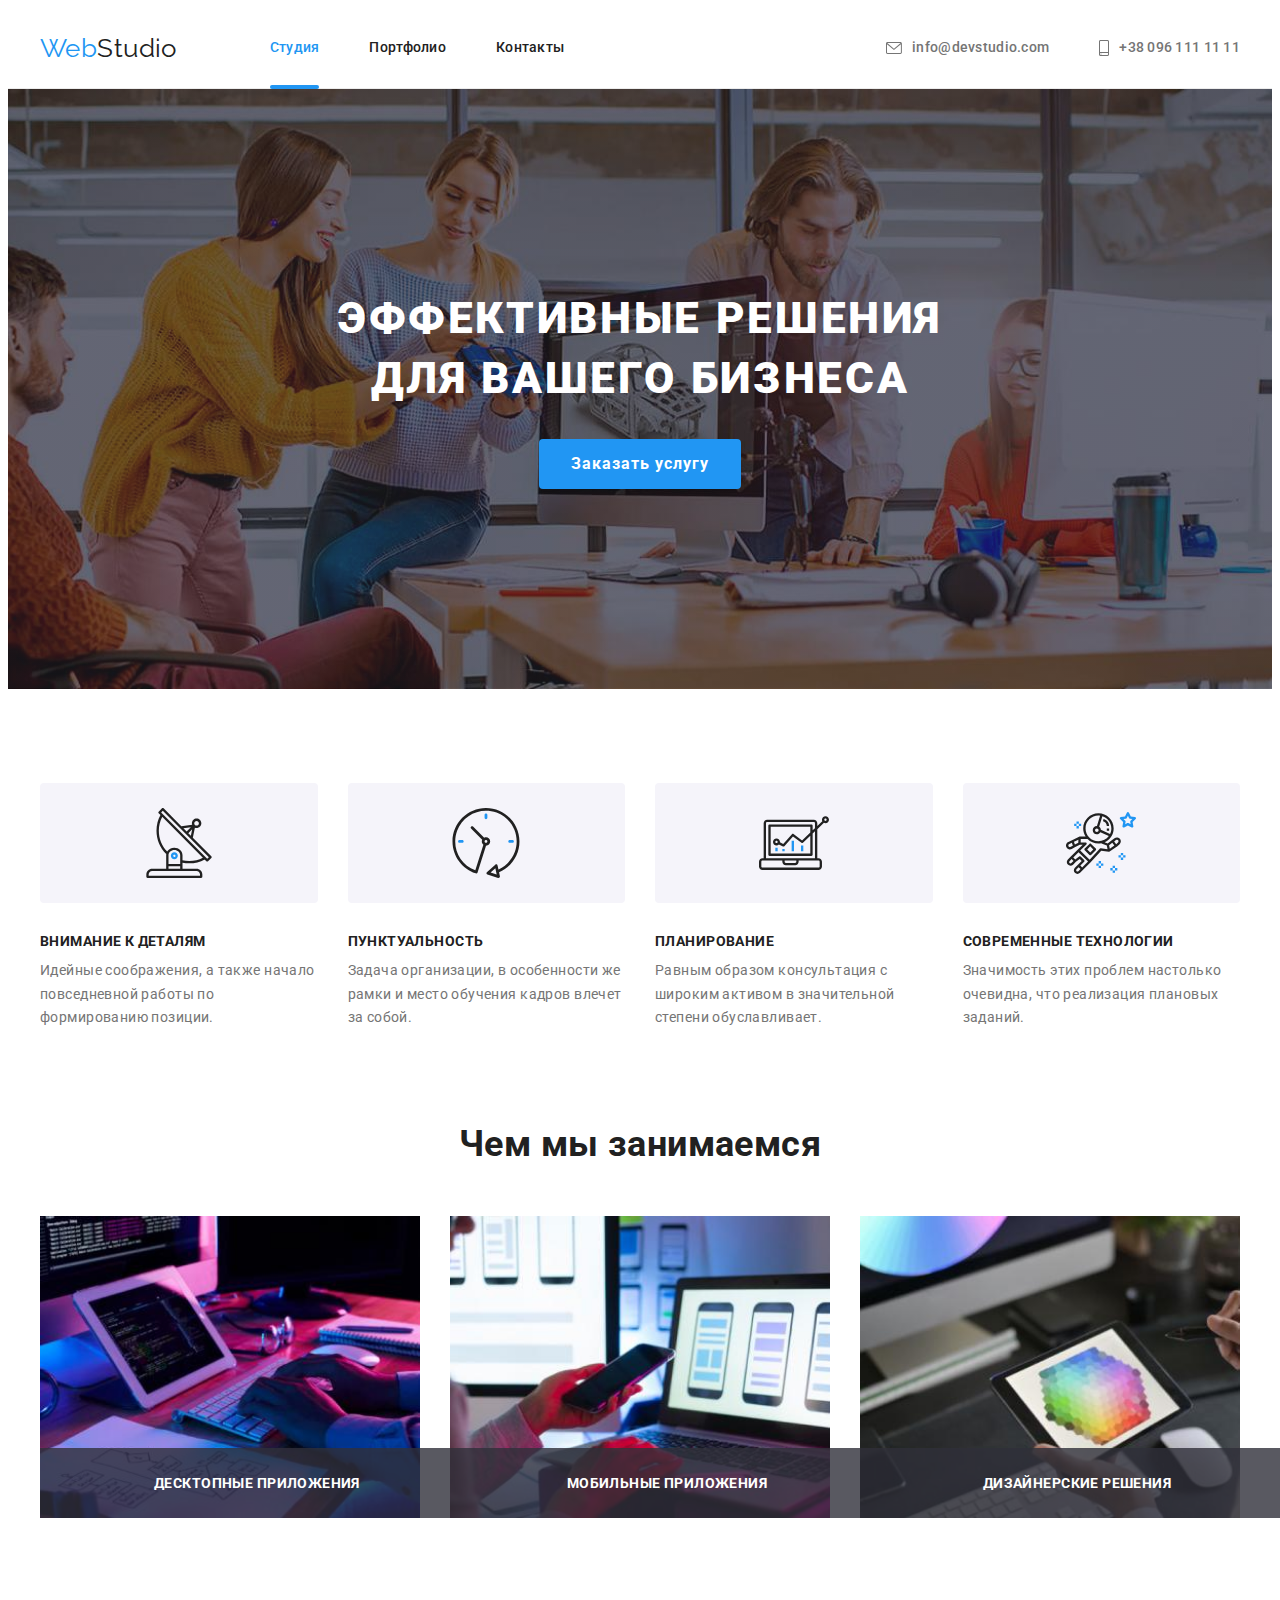
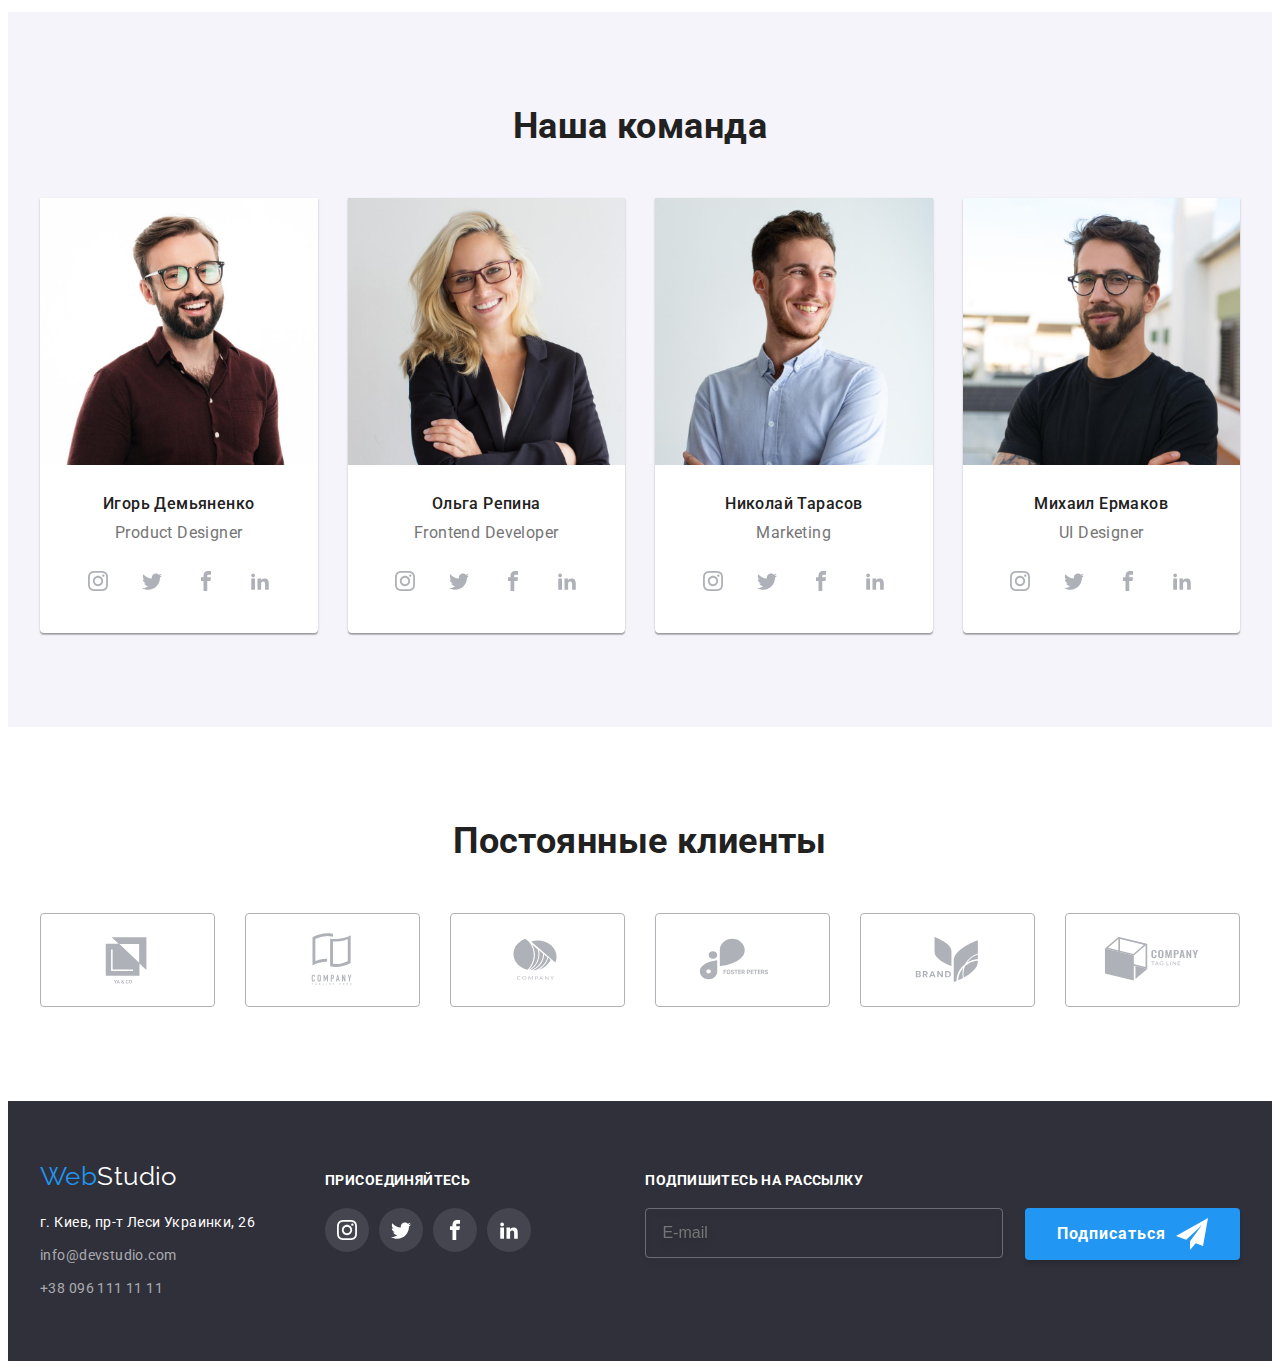
<file: index.html>
<!DOCTYPE html>
<html lang="ru">
  <head>
    <meta charset="UTF-8" />
    <meta http-equiv="X-UA-Compatible" content="IE=edge" />
    <meta name="viewport" content="width=device-width, initial-scale=1.0" />
    <link
      rel="stylesheet"
      href="https://cdnjs.cloudflare.com/ajax/libs/modern-normalize/1.1.0/modern-normalize.min.css"
      integrity="sha512-wpPYUAdjBVSE4KJnH1VR1HeZfpl1ub8YT/NKx4PuQ5NmX2tKuGu6U/JRp5y+Y8XG2tV+wKQpNHVUX03MfMFn9Q=="
      crossorigin="anonymous"
      referrerpolicy="no-referrer"
    />
    <link rel="preconnect" href="https://fonts.googleapis.com" />
    <link rel="preconnect" href="https://fonts.gstatic.com" crossorigin />
    <link
      href="https://fonts.googleapis.com/css2?family=Raleway:wght@700&family=Roboto:wght@400;500;700;900&display=swap"
      rel="stylesheet"
    />
    <title lang="en">Web Studio</title>
  </head>
  <body>
    <header class="header">
      <div class="container header-container">
        <nav class="header-nav">
          <a class="main-logo link" href="" lang="en">
            Web<span class="studio-black">Studio</span>
          </a>
          <ul class="list header-list">
            <li class="header-item">
              <a class="link present header-link" href="./index.html">Студия</a>
            </li>
            <li class="header-item">
              <a class="link header-link" href="./portfolio.html">Портфолио</a>
            </li>
            <li class="header-item">
              <a class="link header-link" href="">Контакты</a>
            </li>
          </ul>
        </nav>

        <ul class="list connect-list">
          <li class="header-item">
            <a class="link header-link" href="mailto:info@devstudio.com">
              <svg class="header-icon" width="16" height="12">
                <use href="imgs/icons.svg#icon-Mail-1"></use>
              </svg>
              info@devstudio.com</a
            >
          </li>
          <li class="header-item">
            <a class="link header-link" href="tel:+380961111111">
              <svg class="header-icon" width="10" height="16">
                <use href="imgs/icons.svg#icon-smartphone-1"></use>
              </svg>
              +38 096 111 11 11</a
            >
          </li>
        </ul>
      </div>
    </header>
    <main>
      <section class="hero-section">
        <div class="container">
          <h1 class="hero-title">Эффективные решения для вашего бизнеса</h1>
          <button type="button" class="main-btn" data-modal-open>
            Заказать услугу
          </button>
        </div>
      </section>
      <section class="section specials-section">
        <div class="container">
          <ul class="list card-set">
            <li class="specials-item item">
              <div class="specials-list">
                <svg class="specials-icon" width="70" height="70">
                  <use href="./imgs/icons.svg#icon-antenna-1"></use>
                </svg>
              </div>
              <h3 class="specials-title">Внимание к деталям</h3>
              <p class="text-specials">
                Идейные соображения, а также начало повседневной работы по
                формированию позиции.
              </p>
            </li>
            <li class="specials-item item">
              <div class="specials-list">
                <svg class="specials-icon" width="70" height="70">
                  <use href="./imgs/icons.svg#icon-clock-1"></use>
                </svg>
              </div>
              <h3 class="specials-title">Пунктуальность</h3>
              <p class="text-specials">
                Задача организации, в особенности же рамки и место обучения
                кадров влечет за собой.
              </p>
            </li>
            <li class="specials-item item">
              <div class="specials-list">
                <svg class="specials-icon" width="70" height="70">
                  <use href="./imgs/icons.svg#icon-diagram-1"></use>
                </svg>
              </div>
              <h3 class="specials-title">Планирование</h3>
              <p class="text-specials">
                Равным образом консультация с широким активом в значительной
                степени обуславливает.
              </p>
            </li>
            <li class="specials-item item">
              <div class="specials-list">
                <svg class="specials-icon" width="70" height="70">
                  <use href="./imgs/icons.svg#icon-astronaut-1"></use>
                </svg>
              </div>
              <h3 class="specials-title">Современные технологии</h3>
              <p class="text-specials">
                Значимость этих проблем настолько очевидна, что реализация
                плановых заданий.
              </p>
            </li>
          </ul>
        </div>
      </section>
      <section class="section what-we-are-doing">
        <div class="container">
          <h2 class="section-title">Чем мы занимаемся</h2>
          <ul class="list card-set">
            <li class="what-item item">
              <img
                src="./imgs/cp3_3.jpg"
                width="370"
                height="294"
                alt="Написание кода"
              />
              <p class="about-txt">Десктопные приложения</p>
            </li>
            <li class="what-item item">
              <img
                src="./imgs/cp1_3.jpg"
                width="370"
                height="294"
                alt="Мобильные приложения"
              />
              <p class="about-txt">Мобильные приложения</p>
            </li>
            <li class="what-item item">
              <img
                src="./imgs/cp2_3.jpg"
                width="370"
                height="294"
                alt="Дизайн"
              />
              <p class="about-txt">Дизайнерские решения</p>
            </li>
          </ul>
        </div>
      </section>
      <section class="section team-section">
        <div class="container">
          <h2 class="section-title">Наша команда</h2>
          <ul class="list card-set">
            <li class="team-item item">
              <img
                src="./imgs/img14.jpg"
                width="270"
                height="260"
                alt="портрет Игорь Демьяненко"
              />
              <div class="team-wrapper">
                <h3 class="team-namez">Игорь Демьяненко</h3>
                <p class="team-after-namez" lang="en">Product Designer</p>
                <ul class="social-list list">
                  <li class="social-item">
                    <a
                      href=""
                      class="social-link link"
                      target="_blank"
                      rel="noopener noreferrer"
                    >
                      <svg class="social-icon" width="20" height="20">
                        <use href="imgs/icons.svg#icon-instagram"></use>
                      </svg>
                    </a>
                  </li>
                  <li class="social-item">
                    <a
                      href=""
                      class="social-link link"
                      target="_blank"
                      rel="noopener noreferrer"
                    >
                      <svg class="social-icon" width="20" height="20">
                        <use href="imgs/icons.svg#icon-twitter"></use>
                      </svg>
                    </a>
                  </li>
                  <li class="social-item">
                    <a
                      href=""
                      class="social-link link"
                      target="_blank"
                      rel="noopener noreferrer"
                    >
                      <svg class="social-icon" width="20" height="20">
                        <use href="imgs/icons.svg#icon-facebook"></use>
                      </svg>
                    </a>
                  </li>
                  <li class="social-item">
                    <a
                      href=""
                      class="social-link link"
                      target="_blank"
                      rel="noopener noreferrer"
                    >
                      <svg class="social-icon" width="20" height="20">
                        <use href="imgs/icons.svg#icon-linkedin"></use>
                      </svg>
                    </a>
                  </li>
                </ul>
              </div>
            </li>
            <li class="team-item item">
              <img
                src="./imgs/img-24.jpg"
                width="270"
                height="260"
                alt="портрет Ольга Репина"
              />
              <div class="team-wrapper">
                <h3 class="team-namez">Ольга Репина</h3>
                <p class="team-after-namez" lang="en">Frontend Developer</p>
                <ul class="social-list list">
                  <li class="social-item">
                    <a
                      href=""
                      class="social-link link"
                      target="_blank"
                      rel="noopener noreferrer"
                    >
                      <svg class="social-icon" width="20" height="20">
                        <use href="imgs/icons.svg#icon-instagram"></use>
                      </svg>
                    </a>
                  </li>
                  <li class="social-item">
                    <a
                      href=""
                      class="social-link link"
                      target="_blank"
                      rel="noopener noreferrer"
                    >
                      <svg class="social-icon" width="20" height="20">
                        <use href="imgs/icons.svg#icon-twitter"></use>
                      </svg>
                    </a>
                  </li>
                  <li class="social-item">
                    <a
                      href=""
                      class="social-link link"
                      target="_blank"
                      rel="noopener noreferrer"
                    >
                      <svg class="social-icon" width="20" height="20">
                        <use href="imgs/icons.svg#icon-facebook"></use>
                      </svg>
                    </a>
                  </li>
                  <li class="social-item">
                    <a
                      href=""
                      class="social-link link"
                      target="_blank"
                      rel="noopener noreferrer"
                    >
                      <svg class="social-icon" width="20" height="20">
                        <use href="imgs/icons.svg#icon-linkedin"></use>
                      </svg>
                    </a>
                  </li>
                </ul>
              </div>
            </li>

            <li class="team-item item">
              <img
                src="./imgs/img-34.jpg"
                width="270"
                height="260"
                alt="портрет Николай Тарасов"
              />
              <div class="team-wrapper">
                <h3 class="team-namez">Николай Тарасов</h3>
                <p class="team-after-namez" lang="en">Marketing</p>
                <ul class="social-list list">
                  <li class="social-item">
                    <a
                      href=""
                      class="social-link link"
                      target="_blank"
                      rel="noopener noreferrer"
                    >
                      <svg class="social-icon" width="20" height="20">
                        <use href="imgs/icons.svg#icon-instagram"></use>
                      </svg>
                    </a>
                  </li>
                  <li class="social-item">
                    <a
                      href=""
                      class="social-link link"
                      target="_blank"
                      rel="noopener noreferrer"
                    >
                      <svg class="social-icon" width="20" height="20">
                        <use href="imgs/icons.svg#icon-twitter"></use>
                      </svg>
                    </a>
                  </li>
                  <li class="social-item">
                    <a
                      href=""
                      class="social-link link"
                      target="_blank"
                      rel="noopener noreferrer"
                    >
                      <svg class="social-icon" width="20" height="20">
                        <use href="imgs/icons.svg#icon-facebook"></use>
                      </svg>
                    </a>
                  </li>
                  <li class="social-item">
                    <a
                      href=""
                      class="social-link link"
                      target="_blank"
                      rel="noopener noreferrer"
                    >
                      <svg class="social-icon" width="20" height="20">
                        <use href="imgs/icons.svg#icon-linkedin"></use>
                      </svg>
                    </a>
                  </li>
                </ul>
              </div>
            </li>

            <li class="team-item item">
              <img
                src="./imgs/img-44.jpg"
                width="270"
                height="260"
                alt="портрет Михаил Ермаков"
              />
              <div class="team-wrapper">
                <h3 class="team-namez">Михаил Ермаков</h3>
                <p class="team-after-namez" lang="en">UI Designer</p>
                <ul class="social-list list">
                  <li class="social-item">
                    <a
                      href=""
                      class="social-link link"
                      target="_blank"
                      rel="noopener noreferrer"
                    >
                      <svg class="social-icon" width="20" height="20">
                        <use href="imgs/icons.svg#icon-instagram"></use>
                      </svg>
                    </a>
                  </li>
                  <li class="social-item">
                    <a
                      href=""
                      class="social-link link"
                      target="_blank"
                      rel="noopener noreferrer"
                    >
                      <svg class="social-icon" width="20" height="20">
                        <use href="imgs/icons.svg#icon-twitter"></use>
                      </svg>
                    </a>
                  </li>
                  <li class="social-item">
                    <a
                      href=""
                      class="social-link link"
                      target="_blank"
                      rel="noopener noreferrer"
                    >
                      <svg class="social-icon" width="20" height="20">
                        <use href="imgs/icons.svg#icon-facebook"></use>
                      </svg>
                    </a>
                  </li>
                  <li class="social-item">
                    <a
                      href=""
                      class="social-link link"
                      target="_blank"
                      rel="noopener noreferrer"
                    >
                      <svg class="social-icon" width="20" height="20">
                        <use href="imgs/icons.svg#icon-linkedin"></use>
                      </svg>
                    </a>
                  </li>
                </ul>
              </div>
            </li>
          </ul>
        </div>
      </section>
      <section class="clients-section section">
        <div class="container">
          <h2 class="section-title">Постоянные клиенты</h2>
          <ul class="card-set clients-list list">
            <li class="clients-item item">
              <a
                class="clients-link"
                href=""
                target="_blank"
                rel="noopener noreferrer"
              >
                <svg class="clients-icon" width="106" height="60">
                  <use href="imgs/icons.svg#icon-Logo"></use>
                </svg>
              </a>
            </li>
            <li class="clients-item item">
              <a
                class="clients-link"
                href=""
                target="_blank"
                rel="noopener noreferrer"
              >
                <svg class="clients-icon" width="106" height="60">
                  <use href="imgs/icons.svg#icon-Logo-1"></use>
                </svg>
              </a>
            </li>
            <li class="clients-item item">
              <a
                class="clients-link"
                href=""
                target="_blank"
                rel="noopener noreferrer"
              >
                <svg class="clients-icon" width="106" height="60">
                  <use href="imgs/icons.svg#icon-Logo-2"></use>
                </svg>
              </a>
            </li>
            <li class="clients-item item">
              <a
                class="clients-link"
                href=""
                target="_blank"
                rel="noopener noreferrer"
              >
                <svg class="clients-icon" width="106" height="60">
                  <use href="imgs/icons.svg#icon-Logo-3"></use>
                </svg>
              </a>
            </li>
            <li class="clients-item item">
              <a
                class="clients-link"
                href=""
                target="_blank"
                rel="noopener noreferrer"
              >
                <svg class="clients-icon" width="106" height="60">
                  <use href="imgs/icons.svg#icon-Logo-5"></use>
                </svg>
              </a>
            </li>
            <li class="clients-item item">
              <a
                class="clients-link"
                href=""
                target="_blank"
                rel="noopener noreferrer"
              >
                <svg class="clients-icon" width="106" height="60">
                  <use href="imgs/icons.svg#icon-Logo-6"></use>
                </svg>
              </a>
            </li>
          </ul>
        </div>
      </section>
    </main>
    <footer class="footer">
      <div class="container footer-container">
        <div class="footer-cont-item">
          <a class="main-logo link" href=""
            >Web<span class="studio-white">Studio</span></a
          >

          <address class="footer-adress">
            <ul class="list footer-list">
              <li class="footer-item">
                <a
                  class="link footer-link"
                  href="https://goo.gl/maps/6GSKfhrD4KB8mepB8"
                  target="_blank"
                  rel="noopener noreferrer"
                  >г. Киев, пр-т Леси Украинки, 26</a
                >
              </li>
              <li class="footer-item">
                <a class="link footer-contacts" href="mailto:info@devstudio.com"
                  >info@devstudio.com</a
                >
              </li>
              <li class="footer-item">
                <a class="link footer-contacts" href="tel:+380961111111"
                  >+38 096 111 11 11</a
                >
              </li>
            </ul>
          </address>
        </div>
        <div class="footer-cont-item">
          <h3 class="joinus">Присоединяйтесь</h3>
          <ul class="social-list list">
            <li class="social-item">
              <a
                href=""
                class="social-link link"
                target="_blank"
                rel="noopener noreferrer"
              >
                <svg class="social-icon" width="20" height="20">
                  <use href="imgs/icons.svg#icon-instagram"></use>
                </svg>
              </a>
            </li>
            <li class="social-item">
              <a
                href=""
                class="social-link link"
                target="_blank"
                rel="noopener noreferrer"
              >
                <svg class="social-icon" width="20" height="20">
                  <use href="imgs/icons.svg#icon-twitter"></use>
                </svg>
              </a>
            </li>
            <li class="social-item">
              <a
                href=""
                class="social-link link"
                target="_blank"
                rel="noopener noreferrer"
              >
                <svg class="social-icon" width="20" height="20">
                  <use href="imgs/icons.svg#icon-facebook"></use>
                </svg>
              </a>
            </li>
            <li class="social-item">
              <a
                href=""
                class="social-link link"
                target="_blank"
                rel="noopener noreferrer"
              >
                <svg class="social-icon" width="20" height="20">
                  <use href="imgs/icons.svg#icon-linkedin"></use>
                </svg>
              </a>
            </li>
          </ul>
        </div>
        <div class="footer-form">
          <h3 class="joinus">Подпишитесь на рассылку</h3>

          <form action="#" class="online-form">
            <input
              type="text"
              placeholder="E-mail"
              name="online-mail"
              class="online-input"
            />
            <button type="submit" class="main-btn sub-button">
              Подписаться<svg class="sub-icon" width="32" height="32">
                <use href="imgs/icons.svg#icon-send"></use>
              </svg>
            </button>
          </form>
        </div>
      </div>
    </footer>
    <div class="backdrop is-hidden" data-modal>
      <div class="modal">
        <button type="button" class="modale-close" data-modal-close>
          <svg class="modal-close" width="11" height="11">
            <use href="imgs/icons.svg#icon-Vector-2-1"></use>
          </svg>
        </button>
        <p class="modal-title">Оставьте свои данные, мы вам перезвоним</p>
        <form action="#" class="modal-form">
          <div class="form-field">
            <label class="input-text" for="users-name">Имя</label>
            <div class="input-wrap">
              <input
                type="text"
                class="form-input"
                name="users-name"
                required
                minlength="2"
                title=":)"
                id="users-name"
              />
              <svg class="input-icon" height="18" width="18">
                <use href="./imgs/icons.svg#icon-person"></use>
              </svg>
            </div>
          </div>

          <div class="form-field">
            <label class="input-text" for="users-phone">Телефон</label>
            <div class="input-wrap">
              <input
                type="tel"
                class="form-input"
                name="users-phone"
                required
                title=":з"
                id="users-phone"
              />
              <svg class="input-icon" height="18" width="18">
                <use href="./imgs/icons.svg#icon-phone"></use>
              </svg>
            </div>
          </div>

          <div class="form-field">
            <label class="input-text" for="users-mail">Почта</label>
            <div class="input-wrap">
              <input
                type="email"
                class="form-input"
                name="users-mail"
                title=":o"
                id="users-mail"
              />
              <svg class="input-icon" height="16" width="15">
                <use href="./imgs/icons.svg#icon-email"></use>
              </svg>
            </div>
          </div>
          <div class="form-fieldcom">
            <label class="input-text" for="users-text">Комментарий</label>
            <textarea
              name="users-text"
              id="users-text"
              class="form-text form-input"
              placeholder="Введите текст"
            ></textarea>
          </div>
          <div class="form-field checkbox-wrap">
            <input
              type="checkbox"
              name="policy"
              id="policy"
              class="policy-check visually-hidden-title"
            />
            <label for="policy" class="check-text">
              <span class="custom-check"
                ><svg class="policy-icon" height="16" width="15">
                  <use href="./imgs/icons.svg#icon-check-th"></use></svg></span
              >Соглашаюсь с рассылкой и принимаю<a href="" class="terms-use"
                >Условия договора</a
              ></label
            >
          </div>
          <div class="sb-btn">
            <button type="submit" class="main-btn submit-btn">Отправить</button>
          </div>
        </form>
      </div>
    </div>
    <script src="./js/modal.js"></script>
    <link rel="stylesheet" href="./CSS/style1.css" />
  </body>
</html>
</file>
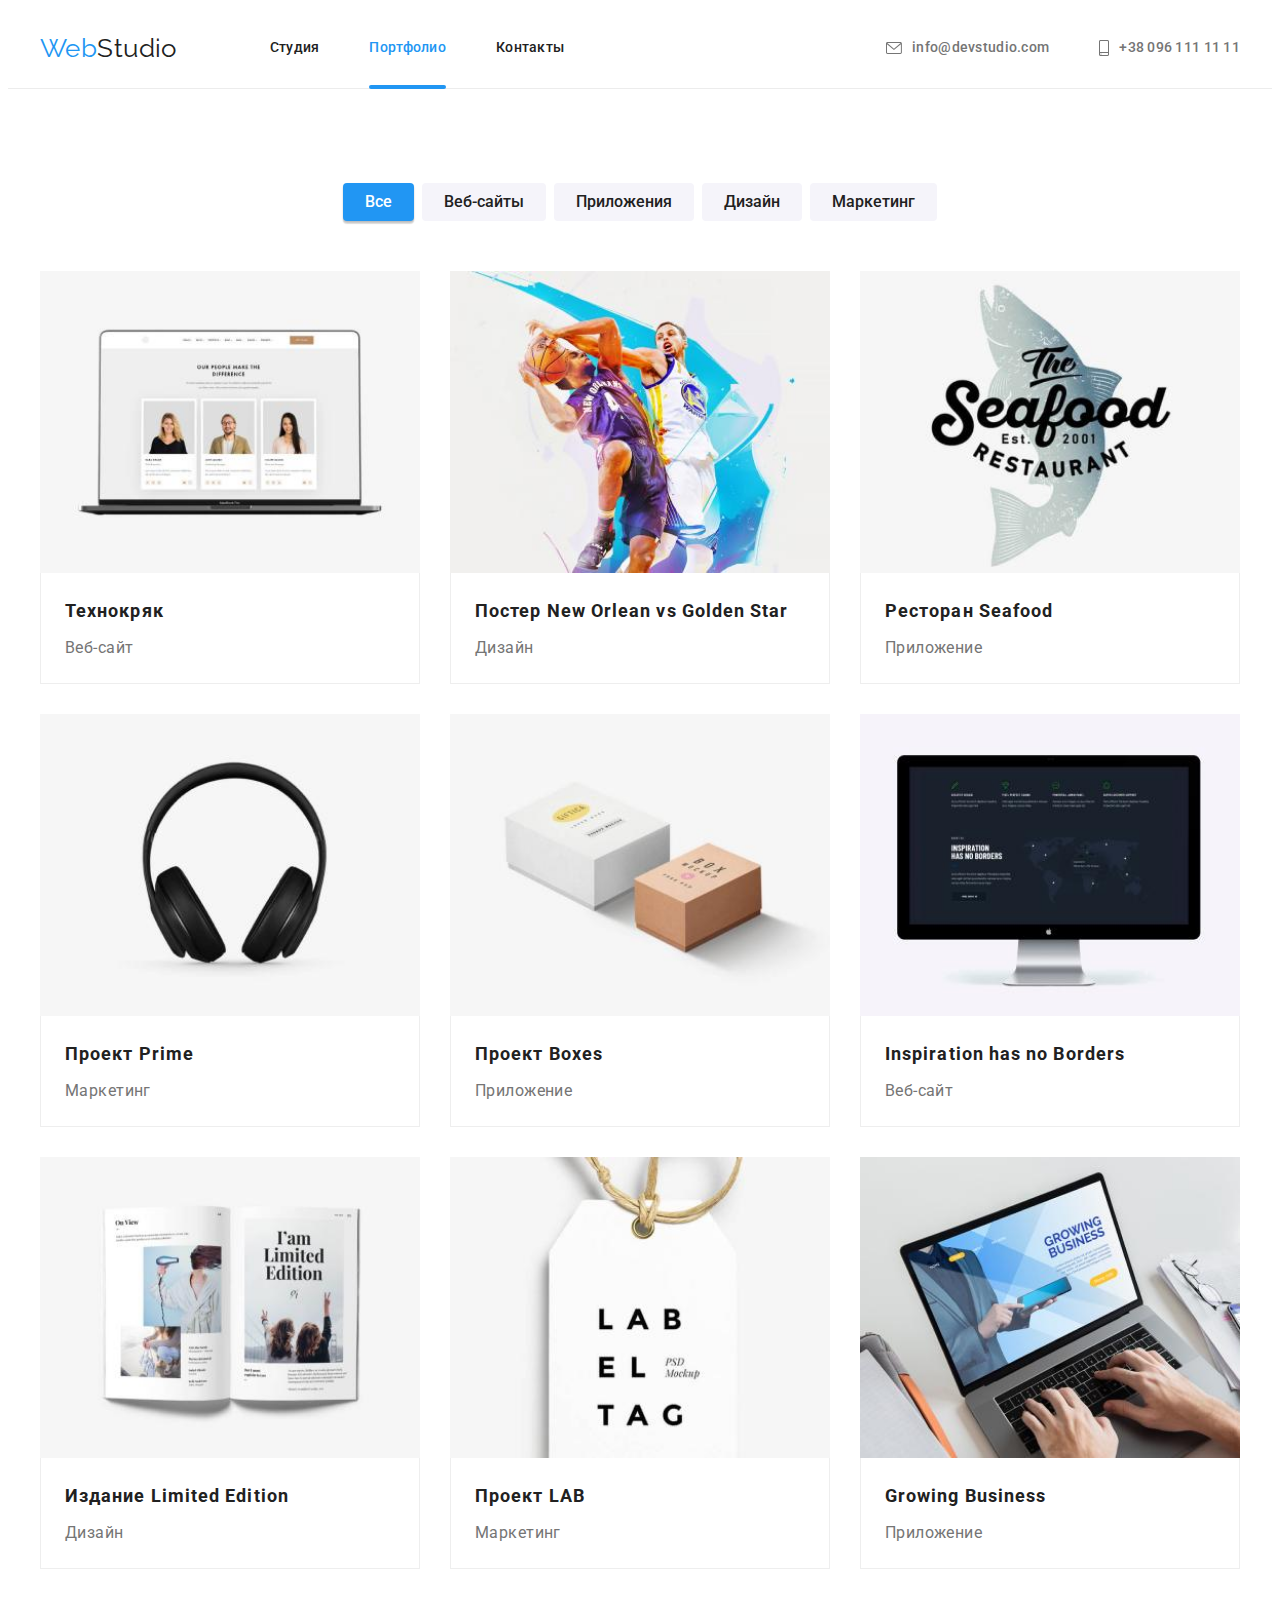
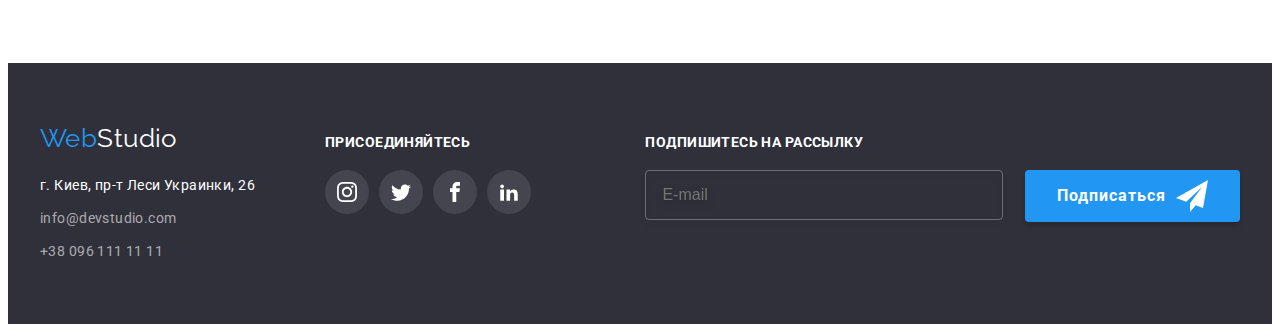
<file: portfolio.html>
<!DOCTYPE html>
<html lang="ru">
  <head>
    <meta charset="UTF-8" />
    <meta http-equiv="X-UA-Compatible" content="IE=edge" />
    <meta name="viewport" content="width=device-width, initial-scale=1.0" />
    <title lang="en">WebStudio</title>
    <link
      rel="stylesheet"
      href="https://cdnjs.cloudflare.com/ajax/libs/modern-normalize/1.1.0/modern-normalize.min.css"
      integrity="sha512-wpPYUAdjBVSE4KJnH1VR1HeZfpl1ub8YT/NKx4PuQ5NmX2tKuGu6U/JRp5y+Y8XG2tV+wKQpNHVUX03MfMFn9Q=="
      crossorigin="anonymous"
      referrerpolicy="no-referrer"
    />
    <link rel="preconnect" href="https://fonts.googleapis.com" />
    <link rel="preconnect" href="https://fonts.gstatic.com" crossorigin />
    <link
      href="https://fonts.googleapis.com/css2?family=Raleway:wght@700&family=Roboto:wght@400;500;700;900&display=swap"
      rel="stylesheet"
    />
  </head>
  <body class="portfolio">
    <header class="header">
      <div class="container header-container">
        <nav class="header-nav">
          <a class="main-logo link" href="" lang="en">
            Web<span class="studio-black">Studio</span>
          </a>
          <ul class="list header-list">
            <li class="header-item">
              <a class="link header-link" href="./index.html">Студия</a>
            </li>
            <li class="header-item">
              <a class="link present header-link" href="./portfolio.html"
                >Портфолио</a
              >
            </li>
            <li class="header-item">
              <a class="link header-link" href="">Контакты</a>
            </li>
          </ul>
        </nav>

        <ul class="list connect-list">
          <li class="header-item">
            <a class="link header-link" href="mailto:info@devstudio.com">
              <svg class="header-icon" width="16" height="12">
                <use href="imgs/icons.svg#icon-Mail-1"></use>
              </svg>
              info@devstudio.com</a
            >
          </li>
          <li class="header-item">
            <a class="link header-link" href="tel:+380961111111">
              <svg class="header-icon" width="10" height="16">
                <use href="imgs/icons.svg#icon-smartphone-1"></use>
              </svg>
              +38 096 111 11 11</a
            >
          </li>
        </ul>
      </div>
    </header>
    <main>
      <section class="section">
        <div class="container">
          <h1 class="visually-hidden-title">Наше Портфолио</h1>
          <ul class="filter-list list">
            <li class="list-filter-item">
              <button type="button" class="present-btn filter-btn">Все</button>
            </li>
            <li class="list-filter-item">
              <button type="button" class="filter-btn">Веб-сайты</button>
            </li>
            <li class="list-filter-item">
              <button type="button" class="filter-btn">Приложения</button>
            </li>
            <li class="list-filter-item">
              <button type="button" class="filter-btn">Дизайн</button>
            </li>
            <li class="list-filter-item">
              <button type="button" class="filter-btn">Маркетинг</button>
            </li>
          </ul>
          <ul class="list portfolio-list card-set">
            <li class="portfolio-item item">
              <a
                class="link portfolio-link portfolio-link"
                href=""
                target="_blank"
                rel="noopener noreferrer"
              >
                <div class="portfolio-item-wrap">
                  <img
                    src="./imgs/technoCrk1.jpg"
                    width="370"
                    height="294"
                    alt=""
                  />
                  <p class="portfolio-img-txt">
                    Технокряк это современная площадка распространения
                    коронавируса. Компании используют эту платформу для
                    цифрового шпионажа и атак на защищённые сервера конкурентов.
                  </p>
                </div>
                <div class="portfolio-wrapper">
                  <h2 class="the-hero-title">Технокряк</h2>
                  <p class="hero-after-title">Веб-сайт</p>
                </div></a
              >
            </li>
            <li class="portfolio-item item">
              <a
                class="link portfolio-link"
                href=""
                target="_blank"
                rel="noopener noreferrer"
              >
                <div class="portfolio-item-wrap">
                  <img
                    src="./imgs/bassketball2.jpg"
                    width="370"
                    height="294"
                    alt=""
                  />
                  <p class="portfolio-img-txt">
                    Lorem ipsum, dolor sit amet consectetur adipisicing elit.
                    Delectus perspiciatis iure et! Labore inventore temporibus
                    doloribus mollitia deleniti similique consectetur, beatae
                    aliquid ullam veniam aspernatur aliquam ipsa nostrum, sequi
                    sit!
                  </p>
                </div>
                <div class="portfolio-wrapper">
                  <h2 class="the-hero-title">
                    Постер New Orlean vs Golden Star
                  </h2>
                  <p class="hero-after-title">Дизайн</p>
                </div></a
              >
            </li>
            <li class="portfolio-item item">
              <a
                class="link portfolio-link"
                href=""
                target="_blank"
                rel="noopener noreferrer"
              >
                <div class="portfolio-item-wrap">
                  <img
                    src="./imgs/seafood3.jpg"
                    width="370"
                    height="294"
                    alt=""
                  />
                  <p class="portfolio-img-txt">
                    Lorem ipsum, dolor sit amet consectetur adipisicing elit.
                    Delectus perspiciatis iure et! Labore inventore temporibus
                    doloribus mollitia deleniti similique consectetur, beatae
                    aliquid ullam veniam aspernatur aliquam ipsa nostrum, sequi
                    sit!
                  </p>
                </div>
                <div class="portfolio-wrapper">
                  <h2 class="the-hero-title">Ресторан Seafood</h2>
                  <p class="hero-after-title">Приложение</p>
                </div></a
              >
            </li>
            <li class="portfolio-item item">
              <a
                class="link portfolio-link"
                href=""
                target="_blank"
                rel="noopener noreferrer"
              >
                <div class="portfolio-item-wrap">
                  <img
                    src="./imgs/headphones4.jpg"
                    width="370"
                    height="294"
                    alt=""
                  />
                  <p class="portfolio-img-txt">
                    Lorem ipsum, dolor sit amet consectetur adipisicing elit.
                    Delectus perspiciatis iure et! Labore inventore temporibus
                    doloribus mollitia deleniti similique consectetur, beatae
                    aliquid ullam veniam aspernatur aliquam ipsa nostrum, sequi
                    sit!
                  </p>
                </div>
                <div class="portfolio-wrapper">
                  <h2 class="the-hero-title">Проект Prime</h2>
                  <p class="hero-after-title">Маркетинг</p>
                </div></a
              >
            </li>
            <li class="portfolio-item item">
              <a
                class="link portfolio-link"
                href=""
                target="_blank"
                rel="noopener noreferrer"
              >
                <div class="portfolio-item-wrap">
                  <img
                    src="./imgs/boxes5.jpg"
                    width="370"
                    height="294"
                    alt=""
                  />
                  <p class="portfolio-img-txt">
                    Lorem ipsum, dolor sit amet consectetur adipisicing elit.
                    Delectus perspiciatis iure et! Labore inventore temporibus
                    doloribus mollitia deleniti similique consectetur, beatae
                    aliquid ullam veniam aspernatur aliquam ipsa nostrum, sequi
                    sit!
                  </p>
                </div>
                <div class="portfolio-wrapper">
                  <h2 class="the-hero-title">Проект Boxes</h2>
                  <p class="hero-after-title">Приложение</p>
                </div></a
              >
            </li>
            <li class="portfolio-item item">
              <a
                class="link portfolio-link"
                href=""
                target="_blank"
                rel="noopener noreferrer"
              >
                <div class="portfolio-item-wrap">
                  <img
                    src="./imgs/compdisp6.jpg"
                    width="370"
                    height="294"
                    alt=""
                  />
                  <p class="portfolio-img-txt">
                    Lorem ipsum, dolor sit amet consectetur adipisicing elit.
                    Delectus perspiciatis iure et! Labore inventore temporibus
                    doloribus mollitia deleniti similique consectetur, beatae
                    aliquid ullam veniam aspernatur aliquam ipsa nostrum, sequi
                    sit!
                  </p>
                </div>
                <div class="portfolio-wrapper">
                  <h2 class="the-hero-title">Inspiration has no Borders</h2>
                  <p class="hero-after-title">Веб-сайт</p>
                </div></a
              >
            </li>
            <li class="portfolio-item item">
              <a
                class="link portfolio-link"
                href=""
                target="_blank"
                rel="noopener noreferrer"
              >
                <div class="portfolio-item-wrap">
                  <img
                    src="./imgs/magazine7.jpg"
                    width="370"
                    height="294"
                    alt=""
                  />
                  <p class="portfolio-img-txt">
                    Lorem ipsum, dolor sit amet consectetur adipisicing elit.
                    Delectus perspiciatis iure et! Labore inventore temporibus
                    doloribus mollitia deleniti similique consectetur, beatae
                    aliquid ullam veniam aspernatur aliquam ipsa nostrum, sequi
                    sit!
                  </p>
                </div>
                <div class="portfolio-wrapper">
                  <h2 class="the-hero-title">Издание Limited Edition</h2>
                  <p class="hero-after-title">Дизайн</p>
                </div></a
              >
            </li>
            <li class="portfolio-item item">
              <a
                class="link portfolio-link"
                href=""
                target="_blank"
                rel="noopener noreferrer"
              >
                <div class="portfolio-item-wrap">
                  <img src="./imgs/tag8.jpg" width="370" height="294" alt="" />
                  <p class="portfolio-img-txt">
                    Lorem ipsum, dolor sit amet consectetur adipisicing elit.
                    Delectus perspiciatis iure et! Labore inventore temporibus
                    doloribus mollitia deleniti similique consectetur, beatae
                    aliquid ullam veniam aspernatur aliquam ipsa nostrum, sequi
                    sit!
                  </p>
                </div>
                <div class="portfolio-wrapper">
                  <h2 class="the-hero-title">Проект LAB</h2>
                  <p class="hero-after-title">Маркетинг</p>
                </div></a
              >
            </li>
            <li class="portfolio-item item">
              <a
                class="link portfolio-link"
                href=""
                target="_blank"
                rel="noopener noreferrer"
              >
                <div class="portfolio-item-wrap">
                  <img
                    src="./imgs/growbuisness9.jpg"
                    width="370"
                    height="294"
                    alt=""
                  />
                  <p class="portfolio-img-txt">
                    Lorem ipsum, dolor sit amet consectetur adipisicing elit.
                    Delectus perspiciatis iure et! Labore inventore temporibus
                    doloribus mollitia deleniti similique consectetur, beatae
                    aliquid ullam veniam aspernatur aliquam ipsa nostrum, sequi
                    sit!
                  </p>
                </div>
                <div class="portfolio-wrapper">
                  <h2 class="the-hero-title" lang="en">Growing Business</h2>
                  <p class="hero-after-title">Приложение</p>
                </div></a
              >
            </li>
          </ul>
        </div>
      </section>
    </main>
    <footer class="footer">
      <div class="container footer-container">
        <div class="footer-cont-item">
          <a class="main-logo link" href=""
            >Web<span class="studio-white">Studio</span></a
          >

          <address class="footer-adress">
            <ul class="list footer-list">
              <li class="footer-item">
                <a
                  class="link footer-link"
                  href="https://goo.gl/maps/6GSKfhrD4KB8mepB8"
                  target="_blank"
                  rel="noopener noreferrer"
                  >г. Киев, пр-т Леси Украинки, 26</a
                >
              </li>
              <li class="footer-item">
                <a class="link footer-contacts" href="mailto:info@devstudio.com"
                  >info@devstudio.com</a
                >
              </li>
              <li class="footer-item">
                <a class="link footer-contacts" href="tel:+380961111111"
                  >+38 096 111 11 11</a
                >
              </li>
            </ul>
          </address>
        </div>
        <div class="footer-cont-item">
          <h3 class="joinus">Присоединяйтесь</h3>
          <ul class="social-list list">
            <li class="social-item">
              <a
                href=""
                class="social-link link"
                target="_blank"
                rel="noopener noreferrer"
              >
                <svg class="social-icon" width="20" height="20">
                  <use href="imgs/icons.svg#icon-instagram"></use>
                </svg>
              </a>
            </li>
            <li class="social-item">
              <a
                href=""
                class="social-link link"
                target="_blank"
                rel="noopener noreferrer"
              >
                <svg class="social-icon" width="20" height="20">
                  <use href="imgs/icons.svg#icon-twitter"></use>
                </svg>
              </a>
            </li>
            <li class="social-item">
              <a
                href=""
                class="social-link link"
                target="_blank"
                rel="noopener noreferrer"
              >
                <svg class="social-icon" width="20" height="20">
                  <use href="imgs/icons.svg#icon-facebook"></use>
                </svg>
              </a>
            </li>
            <li class="social-item">
              <a
                href=""
                class="social-link link"
                target="_blank"
                rel="noopener noreferrer"
              >
                <svg class="social-icon" width="20" height="20">
                  <use href="imgs/icons.svg#icon-linkedin"></use>
                </svg>
              </a>
            </li>
          </ul>
        </div>
        <div class="footer-form">
          <h3 class="joinus">Подпишитесь на рассылку</h3>

          <form action="#" class="online-form">
            <input
              type="text"
              placeholder="E-mail"
              name="online-mail"
              class="online-input"
            />
            <button type="submit" class="main-btn sub-button">
              Подписаться<svg class="sub-icon" width="32" height="32">
                <use href="imgs/icons.svg#icon-send"></use>
              </svg>
            </button>
          </form>
        </div>
      </div>
    </footer>
    <link rel="stylesheet" href="./CSS/style1.css" />
  </body>
</html>
</file>
<file: CSS/style1.css>
/*----things----*/

:root {
  --accent-color: #2196f3;
  --btn-color: #188CE8;
  --proz-blue: rgba(33, 150, 243, 0.9);
  --color1: #ffffff;
  --color2: #212121;
  --color3: #f5f4fa;
  --color4: #eeeeee;
  --color5: #2f303a;
  --color6: rgba(255, 255, 255, 0.6);
  --color7: #757575;
  --color8: 0px 4px 4px rgba(0, 0, 0, 0.15);
  --color9: #afb1b8;
  --color10: #ececec;
  --color11: rgba(0, 0, 0, 0.12);
  --color12: rgba(0, 0, 0, 0.1);
  --color13: rgba(0, 0, 0, 0.08);
  --color14: rgba(0, 0, 0, 0.06);
  --color15: rgba(0, 0, 0, 0.16);
  --color16: #2f303acc;
  --color17: rgba(255, 255, 255, 0.1);
  --color18: rgba(0, 0, 0, 0.2);
  --transition: 250ms cubic-bezier(0.4, 0, 0.2, 1);
}

body {
  font-family: "Roboto", sans-serif;
  font-weight: 400;
  font-size: 14px;
  font-style: normal;
  line-height: 1.71;
  letter-spacing: 0.03em;
  color: var(--color7);
}

p,
h1,
h2,
h3,
h4,
h5,
h6 {
  margin: 0;
}

ul {
  margin: 0;
  padding: 0;
}

button {
  cursor: pointer;
}

img {
  display: block;
  width: 100%;
  height: auto;
}

.list {
  list-style: none;
}

.link {
  text-decoration: none;
  color: inherit;
}

.visually-hidden-title {
  position: absolute;
  white-space: nowrap;
  width: 1px;
  height: 1px;
  overflow: hidden;
  border: 0;
  padding: 0;
  clip: rect(0 0 0 0);
  clip-path: inset(50%);
  margin: -1px;
}

.container {
  width: 1200px;
  padding-left: 15px;
  padding-right: 15px;
  margin: 0 auto;
  /* outline: 2px solid red; */
}

.section {
  padding-top: 94px;
  padding-bottom: 94px;
}

.section-title {
  font-size: 36px;
  line-height: 1.16;
  text-align: center;

  color: var(--color2);
  margin-bottom: 50px;
}

.card-set {
  display: flex;
  flex-wrap: wrap;
  margin-left: -30px;
  margin-top: -30px;
}

.item {
  margin-top: 30px;
  margin-left: 30px;
}

/*----------logo-----------*/
.header .main-logo {
  margin-right: 93px;
}
.main-logo {
  font-family: Raleway;

  font-size: 26px;
  line-height: 1.19;

  color: var(--accent-color);
}

.studio-white {
  color: var(--color1);
}

.studio-black {
  color: var(--color2);
}
/*---------header---------*/

.header-container {
  display: flex;
  align-items: center;
}

.header-icon {
  margin-right: 10px;
  fill: currentColor;
}

.header-nav {
  display: flex;
  align-items: center;
}

.header-list {
  display: flex;
  color: var(--color2);
}

.header-item:not(:last-child) {
  margin-right: 50px;
}

.connect-list {
  display: flex;
  margin-left: auto;
}

.header-link {
  align-items: center;

  padding-top: 32px;
  padding-bottom: 32px;
  display: flex;
  font-weight: 500;

  line-height: 1.14;
  letter-spacing: 0.02em;
  transition: color var(--transition);
}

.present {
  color: var(--accent-color);
  position: relative;
}

.present::after {
  content: "";
  width: 100%;
  height: 4px;
  border-radius: 2px;
  position: absolute;
  background-color: var(--accent-color);
  left: 0;
  bottom: -1px;
}

.header-link:hover,
.header-link:focus {
  color: var(--accent-color);
}

.header-icon:hover,
.header-icon:focus {
  fill: var(--accent-color);
}

/*---------portfolio---------*/

.header {
  border-bottom: 1px solid var(--color10);
}

.filter-list {
  display: flex;
  margin-bottom: 50px;
  justify-content: center;
}

.portfolio-img-txt {
  position: absolute;
  top: 0;
  left: 0;
  background-color: var(--proz-blue);
  color: var(--color1);
  font-size: 18px;
  line-height: 28px;
  letter-spacing: 0.03em;
  padding: 63px 24px;
  height: 100%;
  transform: translateY(100%);
  transition: transform var(--transition);
}

.portfolio-link:hover .portfolio-img-txt,
.portfolio-link:focus .portfolio-img-txt {
  transform: translateY(0);
}

.portfolio-item-wrap {
  position: relative;
  overflow: hidden;
}

.filter-btn {
  border: none;
  padding: 6px 22px;

  cursor: pointer;
  font-weight: 500;
  font-size: 16px;
  line-height: 1.62;
  font-family: inherit;
  text-align: center;
  border-radius: 4px;
  color: var(--color2);
  background-color: var(--color3);
  transition: color var(--transition), background-color var(--transition),
    box-shadow var(--transition);
}

.list-filter-item:not(:last-child) {
  margin-right: 8px;
}

.portfolio-item {
  flex-basis: calc(100% / 3 - 30px);
  background: var(--color1);
  position: relative;
}

.portfolio-wrapper {
  padding: 20px 24px;
  background: var(--color1);
  border: 1px solid var(--color4);
  border-top: none;
  box-sizing: border-box;
}

.portfolio-link {
  display: flex;
  flex-direction: column;
  transition: box-shadow var(--transition);
}

.portfolio-link:hover,
.portfolio-link:focus {
  box-shadow: 0px 1px 1px var(--color11), 0px 4px 4px var(--color14),
    1px 4px 6px var(--color15);
}

.filter-btn:hover,
.filter-btn:focus,
.present-btn {
  background-color: var(--accent-color);
  color: var(--color1);
  box-shadow: 0px 3px 1px var(--color12), 0px 1px 2px var(--color13),
    0px 2px 2px var(--color11);
}

.the-hero-title {
  margin-bottom: 4px;
  font-size: 18px;
  line-height: 2;
  letter-spacing: 0.06em;

  color: var(--color2);
}

.hero-after-title {
  font-weight: 400;
  font-size: 16px;
  line-height: 1.87;
}

/*---------mainpage---------*/
.hero-section {
  background-image: linear-gradient(
      rgba(47, 48, 58, 0.4),
      rgba(47, 48, 58, 0.4)
    ),
    url(../imgs/backgroundimage.jpg);
  background-color: var(--color5);
  background-position: center;
  background-repeat: no-repeat;
  padding-top: 200px;
  padding-bottom: 200px;
  text-align: center;
}

.hero-title {
  margin-left: auto;
  margin-right: auto;
  margin-bottom: 30px;
  max-width: 670px;
  font-weight: 900;
  font-size: 44px;
  line-height: 1.36;
  text-align: center;
  letter-spacing: 0.06em;
  text-transform: uppercase;

  color: var(--color1);
}

.main-btn {
  padding: 10px 32px;
  font-family: Roboto;
  font-weight: bold;
  font-size: 16px;
  line-height: 1.87;
  cursor: pointer;
  letter-spacing: 0.06em;
  color: var(--color1);
  background: var(--accent-color);
  box-shadow: var(--color8);
  border-radius: 4px;
  border: none;
  transition: background-color var(--transition);
}

.main-btn:hover,
.main-btn:focus {
  background-color: var(--btn-color);
}

.specials-item {
  flex-basis: calc(100% / 4 - 30px);
}

.about-txt {
  position: absolute;
  bottom: 0;
  left: 0;
  background-color: var(--color16);
  color: var(--color1);
  font-size: 14px;
  line-height: 16px;
  text-align: center;
  text-transform: uppercase;
  width: 100%;
  padding: 27px;
  font-weight: 700;
}

.specials-list {
  height: 120px;
  align-items: center;
  justify-content: center;
  margin-bottom: 30px;
  background: var(--color3);
  border-radius: 4px;
  display: flex;
}

.specials-title {
  margin-bottom: 10px;
  font-size: 14px;
  line-height: 16px;
  text-transform: uppercase;

  color: var(--color2);
}

.what-we-are-doing {
  padding-top: 0px;
}

.what-item {
  flex-basis: calc(100% / 3 - 30px);
  position: relative;
}

.team-section {
  background: var(--color3);
}

.team-item {
  flex-basis: calc(100% / 4 - 30px);
  background-color: var(--color1);

  box-shadow: 0px 1px 3px var(--color11), 0px 1px 1px rgba(0, 0, 0, 0.14),
    0px 2px 1px var(--color18);
  border-radius: 0px 0px 4px 4px;
}

.social-list {
  display: flex;
  justify-content: center;
}

.social-item + .social-item {
  margin-left: 10px;
}

.footer .social-link {
  color: var(--color1);
}

.social-link {
  width: 44px;
  height: 44px;
  border-radius: 50%;
  display: flex;
  justify-content: center;
  align-items: center;
  color: var(--color9);
  background-color: var(--color17);
  transition: color var(--transition), background-color var(--transition);
}

.social-link:hover,
.social-link:focus {
  background-color: var(--accent-color);
  color: var(--color1);
}

.social-icon {
  fill: currentColor;
}

.clients-item + .clients-item {
  margin-left: 30px;
}

li.clients-item {
  flex-basis: calc(100% / 6 - 30px);
}

.clients-link {
  height: 92px;
  border: 1px solid;
  display: flex;
  border-radius: 4px;
  border-color: currentColor;
  justify-content: center;
  align-items: center;
  color: var(--color9);
  transition: color var(--transition);
}

.clients-link:hover,
.clients-link:focus {
  color: var(--accent-color);
}

.clients-icon {
  fill: currentColor;
}

.team-wrapper {
  padding: 30px;
}

.team-namez,
.team-after-namez {
  font-size: 16px;
  line-height: 1.18;
  text-align: center;
  margin-bottom: 16px;
}

.team-namez {
  margin-bottom: 10px;
  font-weight: 500;
  color: var(--color2);
}

/*---------footer---------*/

.footer {
  background-color: var(--color5);
  padding-top: 60px;
  padding-bottom: 60px;
}

.footer-container {
  display: flex;
  align-items: baseline;
}

.footer-cont-item:not(:last-child) {
  margin-right: 70px;
}

.main-footer-link {
  font-family: Raleway;
  font-weight: bold;
  font-size: 26px;
  line-height: 31px;

  color: var(--accent-color);
}

.footer .main-logo {
  margin-bottom: 20px;
  display: block;
}

.joinus {
  margin-bottom: 20px;
  display: flex;

  font-size: 14px;
  line-height: 16px;
  text-transform: uppercase;

  color: var(--color1);
}

.footer-item:not(:last-child) {
  margin-bottom: 9px;
}

.footer-mail,
.footer-tel {
  color: var(--color6);
}

.footer-adress {
  font-style: inherit;
}

.footer-link {
  color: var(--color1);
  transition: color var(--transition);
}

.footer-contacts {
  color: var(--color6);
  transition: color var(--transition);
}

.footer-contacts:hover,
.footer-contacts:focus {
  color: var(--accent-color);
}

.footer-link:hover,
.footer-link:focus {
  color: var(--accent-color);
}

.footer-social-list {
  display: flex;
}

.footer-social-item + .footer-social-item {
  margin-left: 10px;
}

.footer-social-link {
  width: 44px;
  height: 44px;
  background-color: var(--color17);
  border-radius: 50%;
  display: flex;
  justify-content: center;
  align-items: center;
  color: var(--color1);
}

.footer-social-link:hover,
.footer-social-link:focus {
  background-color: var(--accent-color);
  color: var(--color1);
}

.footer-social-icon {
  fill: currentColor;
}

.online-input {
  width: 358px;
  height: 50px;
  border: none;
  background-color: transparent;

  border: 1px solid rgba(255, 255, 255, 0.3);
  box-sizing: border-box;
  filter: drop-shadow(0px 4px 4px rgba(0, 0, 0, 0.15));
  border-radius: 4px;
  color: var(--color1);
  font-size: 16px;
  line-height: 20px;
  margin-right: 10px;
  padding-left: 16px;
  transition: border-color var(--transition);
}

.online-input:hover,
.online-input:focus {
  border-color: var(--accent-color);
}

.email-sub-container {
  display: flex;
}

.sub-button {
  display: flex;
  align-items: center;
  text-align: center;
  margin-left: 12px;
}

.footer-form {
  margin-left: auto;
}

.online-form {
  display: flex;
}

.sub-icon {
  padding-left: 10px;
}

.backdrop {
  position: fixed;
  top: 0;
  width: 100vw;
  height: 100vh;
  background-color: var(--color18);
  transition: opacity var(--transition), visibility var(--transition);
}

.modal {
  width: 528px;
  min-height: 500px;
  background-color: var(--color1);
  border-radius: 4px;
  position: absolute;
  top: 50%;
  left: 50%;
  transform: translate(-50%, -50%);
  transition: transform var(--transition);
  padding: 40px;
}

.modale-close {
  height: 30px;
  width: 30px;
  border-radius: 50%;
  border: 1px solid var(--color12);
  background-color: transparent;
  display: flex;
  align-items: center;
  justify-self: center;
  position: absolute;
  padding-left: 9px;
  top: 8px;
  right: 8px;
  transition: transform var(--transition);
}

.modale-close:hover,
.modale-close:focus {
  fill: var(--accent-color);
}

.is-hidden {
  opacity: 0;
  pointer-events: none;
  visibility: hidden;
}

.backdrop.is-hidden .modal {
  transform: translate(-50%, -50%) scale(0);
}

.modal-title {
  
  font-weight: bold;
  font-size: 20px;
  text-align: center;
  color: #212121;
  margin-bottom: 30px;
}

.form-field {
  margin-bottom: 10px;
}


.form-fieldcom {
  margin-bottom: 20px;
}

.form-input {
  width: 100%;
  height: 40px;
  border: 1px solid rgba(33, 33, 33, 0.2);
  box-sizing: border-box;
  border-radius: 4px;

  padding-left: 42px;
  transition: border-color var(--transition);
  /* outline: none; */
}

.input-text {
  display: block;
  margin-bottom: 4px;

  
  font-size: 12px;
  line-height: 14px;
  letter-spacing: 0.01em;

  color: var(--color7);
}

.form-text {
  width: 100%;
  height: 120px;
  border: 1px solid rgba(33, 33, 33, 0.2);
  box-sizing: border-box;
  border-radius: 4px;
  resize: none;
  padding-left: 16px;
  padding-top: 12px;
}

.form-text::placeholder {
font-size: 12px;
line-height: 14px;
letter-spacing: 0.01em;

color: rgba(117, 117, 117, 0.5);
}

.input-wrap {
  position: relative;
}

.input-icon {
  position: absolute;
  left: 15px;
  top: 50%;
  transform: translateY(-50%);
  transition: fill var(--transition);
}

.form-input:focus,
.form-input:hover {
  border-color: var(--accent-color);
}

.form-input:focus + .input-icon,
.form-input:hover + .input-icon {
  fill: var(--accent-color);
}

.submit-btn {
  padding: 10px 55px;
}

.sb-btn {
  display: flex;
  align-items: center;
  justify-content: center;
}

.check-text {
  font-family: Roboto;
  font-size: 14px;
  line-height: 24px;
  padding-left: 7px;
  display: flex;
  align-items: center;
  justify-content: center;

  color: var(--color7);
}

.checkbox-wrap {
  margin-bottom: 20px;
}

.terms-use {
  margin-left: 5px;
  color: var(--accent-color);
}

.check-text .custom-check {
  width: 16px;
  height: 15px;
  border: 1px solid var(--color2);
  border-radius: 2px;
  margin-right: 7px;
  display: flex;
  align-items: center;
  justify-content: center;
}

.policy-icon {
  fill: transparent;
}

.policy-check:checked + .check-text .custom-check {
  border: 1px solid var(--accent-color);
  background-color: var(--accent-color);
}

.policy-check:checked + .check-text .policy-icon {
  fill: var(--color1);
}

.policy-check:hover + .check-text .custom-check, 
.policy-check:focus + .check-text .custom-check {
  border: 1px solid var(--accent-color);
}
</file>
